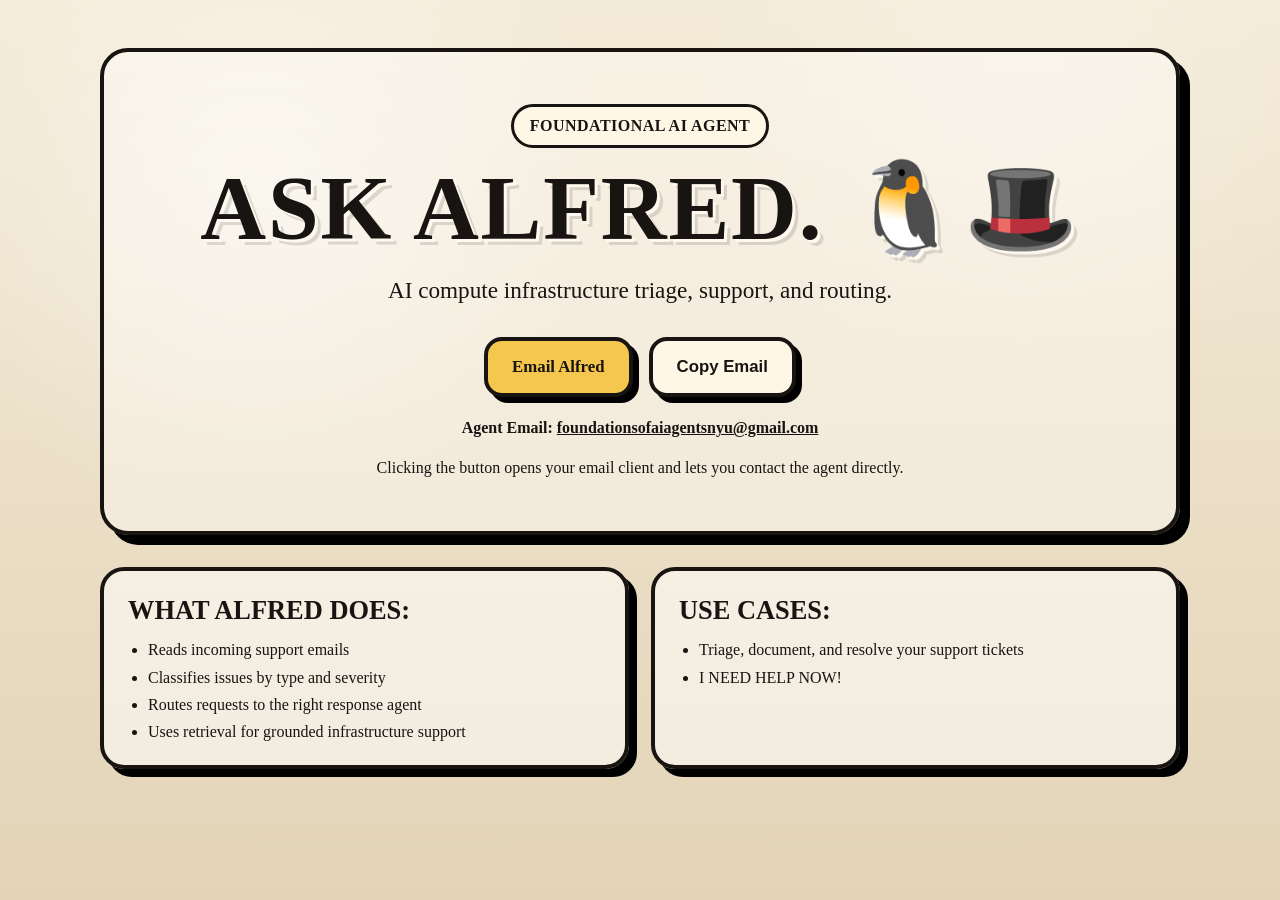
<file: index.html>
<!DOCTYPE html>
<html lang="en">
<head>
  <meta charset="UTF-8" />
  <meta name="viewport" content="width=device-width, initial-scale=1.0" />
  <title>ASK Alfred.</title>
  <meta name="description" content="ASK Alfred — AI compute infrastructure triage agent." />
  <link rel="stylesheet" href="styles.css" />
</head>
<body>
  <main class="page">
    <section class="hero">
      <div class="badge">Foundational AI Agent</div>
      <h1>ASK Alfred. <span class="emoji">🐧🎩</span></h1>
      <p class="tagline">
        AI compute infrastructure triage, support, and routing.
      </p>

      <div class="cta-group">
        <a class="cta primary" href="mailto:foundationsofaiagentsnyu@gmail.com?subject=ASK%20Alfred&body=Hi%20Alfred%2C%0A%0AI%20need%20help%20with%3A%20">
          Email Alfred
        </a>
        <button class="cta secondary" id="copyEmailBtn" type="button">
          Copy Email
        </button>
      </div>

      <p class="email-line">
        <span class="label">Agent Email:</span>
        <a href="mailto:foundationsofaiagentsnyu@gmail.com?subject=ASK%20Alfred&body=Hi%20Alfred%2C%0A%0AI%20need%20help%20with%3A%20">
          foundationsofaiagentsnyu@gmail.com
        </a>
      </p>

      <p class="note">
        Clicking the button opens your email client and lets you contact the agent directly.
      </p>
    </section>

    <section class="cards">
      <article class="card">
        <h2>What Alfred does:</h2>
        <ul>
          <li>Reads incoming support emails</li>
          <li>Classifies issues by type and severity</li>
          <li>Routes requests to the right response agent</li>
          <li>Uses retrieval for grounded infrastructure support</li>
        </ul>
      </article>

      <article class="card">
        <h2>Use cases:</h2>
        <ul>
          <li>Triage, document, and resolve your support tickets</li>
          <li>I NEED HELP NOW!</li>
        </ul>
      </article>
    </section>
  </main>

  <script src="script.js"></script>
</body>
</html>
</file>
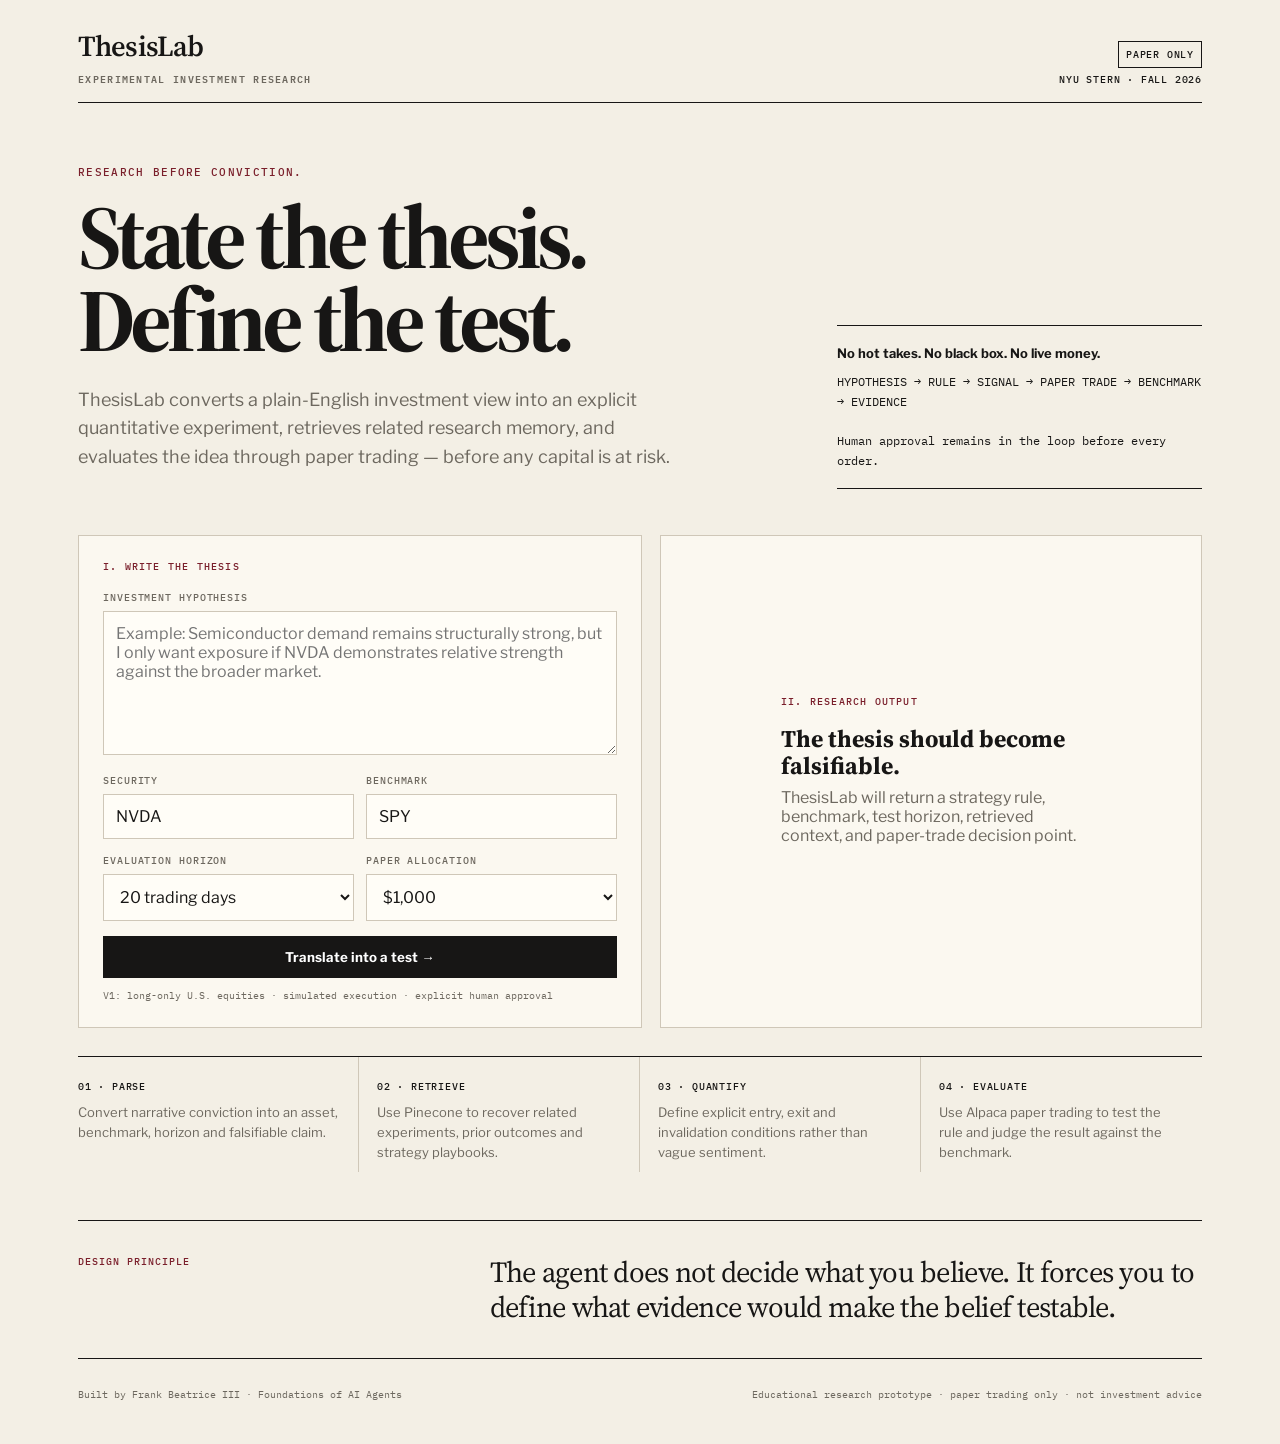
<file: thesislab/index.html>
<!doctype html>
<html lang="en">
<head>
  <meta charset="utf-8" />
  <meta name="viewport" content="width=device-width, initial-scale=1" />
  <meta name="description" content="ThesisLab turns investment hypotheses into testable quantitative paper-trading experiments." />
  <title>ThesisLab — Investment research, made testable.</title>
  <link rel="preconnect" href="https://fonts.googleapis.com">
  <link rel="preconnect" href="https://fonts.gstatic.com" crossorigin>
  <link href="https://fonts.googleapis.com/css2?family=IBM+Plex+Mono:wght@400;500&family=Libre+Franklin:wght@400;500;600;700&family=Source+Serif+4:opsz,wght@8..60,500;8..60,600&display=swap" rel="stylesheet">
  <style>
    :root{
      --ink:#171615;
      --muted:#6d685f;
      --paper:#f3efe5;
      --card:#fbf8f0;
      --line:#cfc7b8;
      --accent:#7a1f2b;
      --wash:#e9e2d5;
    }
    *{box-sizing:border-box}
    html{scroll-behavior:smooth}
    body{margin:0;background:var(--paper);color:var(--ink);font-family:"Libre Franklin",system-ui,sans-serif}
    .shell{max-width:1180px;margin:0 auto;padding:26px 28px 42px}
    .masthead{display:grid;grid-template-columns:1fr auto;align-items:end;border-bottom:1px solid var(--ink);padding-bottom:15px}
    .brand{font-family:"Source Serif 4",serif;font-size:29px;font-weight:600;letter-spacing:-.03em}
    .brand small{display:block;font-family:"IBM Plex Mono",monospace;font-size:10px;letter-spacing:.13em;text-transform:uppercase;color:var(--muted);margin-top:3px}
    .edition{text-align:right;font:500 10px/1.5 "IBM Plex Mono",monospace;text-transform:uppercase;letter-spacing:.08em}
    .edition span{display:inline-block;border:1px solid var(--ink);padding:5px 7px;margin-bottom:4px}
    .hero{display:grid;grid-template-columns:1.32fr .68fr;gap:50px;padding:62px 0 46px}
    .kicker{font:500 11px "IBM Plex Mono",monospace;text-transform:uppercase;letter-spacing:.12em;color:var(--accent);margin-bottom:16px}
    h1{font-family:"Source Serif 4",serif;font-size:clamp(48px,7vw,90px);line-height:.93;letter-spacing:-.055em;margin:0;max-width:800px}
    .hero-copy{font-size:18px;line-height:1.58;color:var(--muted);max-width:620px;margin-top:24px}
    .side-note{align-self:end;border-top:1px solid var(--ink);border-bottom:1px solid var(--ink);padding:17px 0;font:400 12px/1.65 "IBM Plex Mono",monospace}
    .side-note strong{display:block;font-family:"Libre Franklin",sans-serif;font-size:13px;margin-bottom:8px}
    .grid{display:grid;grid-template-columns:1.02fr .98fr;gap:18px}
    .card{background:var(--card);border:1px solid var(--line);padding:24px}
    .section-no{font:500 10px "IBM Plex Mono",monospace;color:var(--accent);letter-spacing:.12em;text-transform:uppercase;margin-bottom:18px}
    .field{margin-bottom:15px}
    label{display:block;font:500 10px "IBM Plex Mono",monospace;text-transform:uppercase;letter-spacing:.09em;color:var(--muted);margin-bottom:7px}
    input,textarea,select{width:100%;border:1px solid var(--line);background:#fffdf7;border-radius:0;padding:12px 12px;font:inherit;color:var(--ink);outline:none}
    textarea{min-height:144px;resize:vertical}
    input:focus,textarea:focus,select:focus{border-color:var(--accent);box-shadow:inset 3px 0 0 var(--accent)}
    .row{display:grid;grid-template-columns:1fr 1fr;gap:12px}
    button{border:0;padding:13px 15px;font-weight:700;cursor:pointer;font-family:"Libre Franklin",sans-serif}
    .primary{background:var(--ink);color:#fff;width:100%}
    .primary:hover{background:var(--accent)}
    .secondary{background:var(--wash);color:var(--ink)}
    .micro{font:400 10px/1.5 "IBM Plex Mono",monospace;color:var(--muted);margin-top:10px}
    .result-empty{min-height:420px;display:flex;align-items:center;justify-content:center;text-align:left;color:var(--muted)}
    .result-empty-inner{max-width:300px}
    .result-empty strong{font-family:"Source Serif 4",serif;font-size:24px;color:var(--ink);display:block;line-height:1.12;margin:8px 0}
    .ticker{font:500 11px "IBM Plex Mono",monospace;color:var(--accent);letter-spacing:.1em;text-transform:uppercase}
    .result h2{font-family:"Source Serif 4",serif;font-size:31px;line-height:1.05;margin:8px 0 15px;letter-spacing:-.025em}
    .metric-grid{display:grid;grid-template-columns:repeat(3,1fr);border-top:1px solid var(--ink);border-bottom:1px solid var(--ink);margin:18px 0}
    .metric{padding:12px 8px 12px 0}
    .metric+.metric{border-left:1px solid var(--line);padding-left:12px}
    .metric span{font:500 9px "IBM Plex Mono",monospace;text-transform:uppercase;color:var(--muted)}
    .metric b{display:block;font:500 17px "IBM Plex Mono",monospace;margin-top:5px}
    .rule{background:var(--wash);padding:15px;font:400 12px/1.62 "IBM Plex Mono",monospace;border-left:3px solid var(--accent)}
    .why{font-size:14px;line-height:1.6;margin-top:17px}
    .why h3,.rag h3{font:500 10px "IBM Plex Mono",monospace;text-transform:uppercase;letter-spacing:.08em;color:var(--muted);margin:0 0 8px}
    .rag{margin-top:17px;padding-top:14px;border-top:1px solid var(--line)}
    .rag-item{font-size:12px;line-height:1.5;padding:8px 0;border-bottom:1px dotted var(--line)}
    .rag-item strong{font-weight:600}
    .actions{display:flex;gap:8px;margin-top:18px}
    .actions button{flex:1}
    .status{font:400 10px/1.5 "IBM Plex Mono",monospace;color:var(--muted);margin-top:10px}
    .principles{margin-top:28px;border-top:1px solid var(--ink);padding-top:0;display:grid;grid-template-columns:repeat(4,1fr)}
    .principle{padding:18px 18px 10px 0;border-right:1px solid var(--line)}
    .principle:last-child{border-right:0;padding-left:18px}
    .principle:not(:first-child){padding-left:18px}
    .principle b{font:500 10px "IBM Plex Mono",monospace;text-transform:uppercase;letter-spacing:.08em}
    .principle p{font-size:13px;line-height:1.55;color:var(--muted);margin:8px 0 0}
    .statement{margin:48px 0 20px;padding:34px 0;border-top:1px solid var(--ink);border-bottom:1px solid var(--ink);display:grid;grid-template-columns:.35fr .65fr;gap:28px}
    .statement .label{font:500 10px "IBM Plex Mono",monospace;text-transform:uppercase;letter-spacing:.1em;color:var(--accent)}
    .statement p{font-family:"Source Serif 4",serif;font-size:29px;line-height:1.18;margin:0;letter-spacing:-.025em}
    footer{display:flex;justify-content:space-between;gap:30px;color:var(--muted);font:400 10px/1.5 "IBM Plex Mono",monospace;margin-top:28px}
    @media(max-width:840px){
      .hero,.grid,.statement{grid-template-columns:1fr}
      .hero{padding-top:42px}
      .principles{grid-template-columns:1fr 1fr}
      .principle{border-bottom:1px solid var(--line)}
      .row{grid-template-columns:1fr}
      footer{flex-direction:column}
    }
    @media(max-width:520px){
      .shell{padding:20px}
      .masthead{grid-template-columns:1fr}
      .edition{text-align:left;margin-top:12px}
      .principles{grid-template-columns:1fr}
      .metric-grid{grid-template-columns:1fr;border-bottom:0}
      .metric+.metric{border-left:0;border-top:1px solid var(--line);padding-left:0}
    }
  </style>
</head>
<body>
<main class="shell">
  <header class="masthead">
    <div class="brand">ThesisLab<small>Experimental Investment Research</small></div>
    <div class="edition"><span id="modeBadge">Paper Only</span><br>NYU Stern · Fall 2026</div>
  </header>

  <section class="hero">
    <div>
      <div class="kicker">Research before conviction.</div>
      <h1>State the thesis.<br>Define the test.</h1>
      <p class="hero-copy">ThesisLab converts a plain-English investment view into an explicit quantitative experiment, retrieves related research memory, and evaluates the idea through paper trading — before any capital is at risk.</p>
    </div>
    <aside class="side-note">
      <strong>No hot takes. No black box. No live money.</strong>
      HYPOTHESIS → RULE → SIGNAL → PAPER TRADE → BENCHMARK → EVIDENCE
      <br><br>
      Human approval remains in the loop before every order.
    </aside>
  </section>

  <section class="grid">
    <div class="card">
      <div class="section-no">I. Write the thesis</div>
      <div class="field">
        <label for="thesis">Investment hypothesis</label>
        <textarea id="thesis" placeholder="Example: Semiconductor demand remains structurally strong, but I only want exposure if NVDA demonstrates relative strength against the broader market."></textarea>
      </div>
      <div class="row">
        <div class="field"><label for="ticker">Security</label><input id="ticker" value="NVDA" maxlength="8"></div>
        <div class="field"><label for="benchmark">Benchmark</label><input id="benchmark" value="SPY" maxlength="8"></div>
      </div>
      <div class="row">
        <div class="field">
          <label for="horizon">Evaluation horizon</label>
          <select id="horizon"><option value="5">5 trading days</option><option value="20" selected>20 trading days</option><option value="60">60 trading days</option></select>
        </div>
        <div class="field">
          <label for="risk">Paper allocation</label>
          <select id="risk"><option value="500">$500</option><option value="1000" selected>$1,000</option><option value="2500">$2,500</option></select>
        </div>
      </div>
      <button class="primary" id="analyzeBtn">Translate into a test →</button>
      <div class="micro">V1: long-only U.S. equities · simulated execution · explicit human approval</div>
    </div>

    <div class="card" id="resultCard">
      <div class="result-empty" id="emptyState">
        <div class="result-empty-inner">
          <div class="section-no">II. Research output</div>
          <strong>The thesis should become falsifiable.</strong>
          <span>ThesisLab will return a strategy rule, benchmark, test horizon, retrieved context, and paper-trade decision point.</span>
        </div>
      </div>
      <div class="result" id="result" hidden>
        <div class="ticker" id="resultTicker"></div>
        <h2 id="strategyName"></h2>
        <div class="metric-grid">
          <div class="metric"><span>Signal</span><b id="signal"></b></div>
          <div class="metric"><span>Horizon</span><b id="resultHorizon"></b></div>
          <div class="metric"><span>Allocation</span><b id="resultRisk"></b></div>
        </div>
        <div class="why">
          <h3>Quantitative rule</h3>
          <div class="rule" id="rule"></div>
        </div>
        <div class="why">
          <h3>Why this tests the thesis</h3>
          <div id="rationale"></div>
        </div>
        <div class="rag">
          <h3>Retrieved research memory</h3>
          <div id="ragItems"></div>
        </div>
        <div class="actions">
          <button class="secondary" id="rejectBtn">Reject test</button>
          <button class="primary" id="approveBtn">Approve paper trade</button>
        </div>
        <div class="status" id="tradeStatus">Awaiting human approval.</div>
      </div>
    </div>
  </section>

  <section class="principles">
    <div class="principle"><b>01 · Parse</b><p>Convert narrative conviction into an asset, benchmark, horizon and falsifiable claim.</p></div>
    <div class="principle"><b>02 · Retrieve</b><p>Use Pinecone to recover related experiments, prior outcomes and strategy playbooks.</p></div>
    <div class="principle"><b>03 · Quantify</b><p>Define explicit entry, exit and invalidation conditions rather than vague sentiment.</p></div>
    <div class="principle"><b>04 · Evaluate</b><p>Use Alpaca paper trading to test the rule and judge the result against the benchmark.</p></div>
  </section>

  <section class="statement">
    <div class="label">Design principle</div>
    <p>The agent does not decide what you believe. It forces you to define what evidence would make the belief testable.</p>
  </section>

  <footer>
    <span>Built by Frank Beatrice III · Foundations of AI Agents</span>
    <span>Educational research prototype · paper trading only · not investment advice</span>
  </footer>
</main>

<script>
const N8N_WEBHOOK_URL="";
const $=id=>document.getElementById(id);

function demoAnalyze(p){
  const t=p.ticker.toUpperCase(), h=Number(p.horizon);
  const strategies=[
    {
      name:"Momentum Confirmation",
      rule:`Enter a PAPER long position in ${t} only when its 20-day moving average is above its 50-day moving average and the latest close is above the 20-day average. Exit at the evaluation horizon or if the 20-day average crosses below the 50-day average.`,
      signal:"WAIT",
      why:"The thesis is bullish, but the experiment requires observable trend confirmation before simulated exposure."
    },
    {
      name:"Relative Strength",
      rule:`Enter a PAPER long position in ${t} when its 10-day return exceeds ${p.benchmark.toUpperCase()}'s 10-day return by at least 2 percentage points. Close after ${h} trading days or when relative performance turns negative.`,
      signal:"TEST",
      why:"This asks whether the security is outperforming the chosen benchmark, rather than simply participating in a rising market."
    },
    {
      name:"Mean Reversion",
      rule:`Enter a PAPER long position in ${t} after a close at least 1.5 standard deviations below its 20-day mean, provided the 50-day trend remains positive. Exit on a return to the 20-day mean or after ${h} trading days.`,
      signal:"WAIT",
      why:"The experiment translates a bullish view into a disciplined entry condition rather than immediate discretionary buying."
    }
  ];
  const pick=strategies[[...p.thesis].reduce((a,c)=>a+c.charCodeAt(0),0)%strategies.length];
  return {
    ticker:t,
    strategy_name:pick.name,
    signal:pick.signal,
    horizon_days:h,
    allocation:Number(p.risk),
    rule:pick.rule,
    rationale:pick.why,
    retrieved:[
      {title:"Prior experiment · momentum / large-cap technology",note:"Similar test required trend confirmation before entry and used SPY as the benchmark."},
      {title:"Playbook · relative strength",note:"Use a fixed lookback, explicit excess-return threshold and consistent evaluation horizon."},
      {title:"Guardrail · paper execution",note:"Order submission requires human approval and verification of the Alpaca paper endpoint."}
    ],
    demo:true
  };
}

async function analyze(p){
  if(!N8N_WEBHOOK_URL) return demoAnalyze(p);
  const r=await fetch(N8N_WEBHOOK_URL,{
    method:"POST",
    headers:{"Content-Type":"application/json"},
    body:JSON.stringify({action:"analyze",...p})
  });
  if(!r.ok) throw new Error(`Agent request failed (${r.status})`);
  return await r.json();
}

function esc(s){
  return String(s).replace(/[&<>'"]/g,c=>({"&":"&amp;","<":"&lt;",">":"&gt;","'":"&#39;",'"':"&quot;"}[c]));
}

function render(d){
  $("emptyState").hidden=true;
  $("result").hidden=false;
  $("resultTicker").textContent=`${d.ticker} / ${$("benchmark").value.toUpperCase()} BENCHMARK`;
  $("strategyName").textContent=d.strategy_name;
  $("signal").textContent=d.signal;
  $("resultHorizon").textContent=`${d.horizon_days}D`;
  $("resultRisk").textContent=`$${Number(d.allocation).toLocaleString()}`;
  $("rule").textContent=d.rule;
  $("rationale").textContent=d.rationale;
  $("ragItems").innerHTML=(d.retrieved||[]).map(x=>`<div class="rag-item"><strong>${esc(x.title)}</strong><br>${esc(x.note)}</div>`).join("");
  $("tradeStatus").textContent=d.demo
    ?"Demo strategy generated. Connect n8n to run live retrieval and Alpaca paper execution."
    :"Strategy generated from live market data and retrieved research memory.";
  $("approveBtn").dataset.payload=JSON.stringify(d);
}

$("analyzeBtn").addEventListener("click",async()=>{
  const p={
    thesis:$("thesis").value.trim(),
    ticker:$("ticker").value.trim(),
    benchmark:$("benchmark").value.trim(),
    horizon:$("horizon").value,
    risk:$("risk").value
  };
  if(!p.thesis||!p.ticker){alert("Add an investment hypothesis and security first.");return;}
  $("analyzeBtn").disabled=true;
  $("analyzeBtn").textContent="Defining the experiment…";
  try{render(await analyze(p))}
  catch(e){alert(e.message)}
  finally{
    $("analyzeBtn").disabled=false;
    $("analyzeBtn").textContent="Translate into a test →";
  }
});

$("approveBtn").addEventListener("click",async()=>{
  if(!N8N_WEBHOOK_URL){
    $("tradeStatus").textContent="Demo mode: approval recorded locally. No order was sent.";
    return;
  }
  const proposal=JSON.parse($("approveBtn").dataset.payload||"{}");
  if(!confirm(`Approve PAPER trade workflow for ${proposal.ticker}?`)) return;
  $("tradeStatus").textContent="Submitting paper order…";
  try{
    const r=await fetch(N8N_WEBHOOK_URL,{
      method:"POST",
      headers:{"Content-Type":"application/json"},
      body:JSON.stringify({action:"approve_trade",proposal})
    });
    const out=await r.json();
    if(!r.ok) throw new Error(out.message||"Order failed");
    $("tradeStatus").textContent=`Paper order accepted · ${out.order_id||"logged"}`;
  }catch(e){
    $("tradeStatus").textContent=`Order not submitted · ${e.message}`;
  }
});

$("rejectBtn").addEventListener("click",()=>{
  $("tradeStatus").textContent="Test rejected. No paper order submitted.";
});

if(N8N_WEBHOOK_URL) $("modeBadge").textContent="Connected · Paper Only";
</script>
</body>
</html>
</file>
<file: styles.css>
/* 1930s cartoon / rubber-hose-inspired styling */
:root {
  --ink: #171411;
  --paper: #f4ebd8;
  --paper-deep: #e3d4b7;
  --accent: #f6c74f;
  --shadow: #000000;
}

* { box-sizing: border-box; }

html, body {
  margin: 0;
  padding: 0;
}

body {
  font-family: Georgia, "Times New Roman", serif;
  color: var(--ink);
  background:
    radial-gradient(circle at 20% 20%, rgba(255,255,255,0.45), transparent 28%),
    radial-gradient(circle at 80% 10%, rgba(255,255,255,0.25), transparent 25%),
    linear-gradient(180deg, var(--paper) 0%, var(--paper-deep) 100%);
  min-height: 100vh;
  cursor: url("data:image/svg+xml;utf8,<svg xmlns='http://www.w3.org/2000/svg' width='64' height='64' viewBox='0 0 64 64'><path d='M8 4 L8 50 L22 38 L30 58 L39 54 L31 35 L49 35 Z' fill='black' stroke='white' stroke-width='3' stroke-linejoin='round'/></svg>") 6 6, auto;
}

.page {
  width: min(1080px, 92vw);
  margin: 0 auto;
  padding: 48px 0 72px;
}

.hero {
  text-align: center;
  background: rgba(255,255,255,0.35);
  border: 4px solid var(--ink);
  border-radius: 28px;
  box-shadow: 10px 10px 0 var(--shadow);
  padding: 52px 24px 38px;
}

.badge {
  display: inline-block;
  padding: 10px 16px;
  border: 3px solid var(--ink);
  border-radius: 999px;
  background: #fff7e6;
  font-weight: 700;
  letter-spacing: 0.03em;
  text-transform: uppercase;
  margin-bottom: 18px;
}

h1 {
  margin: 0;
  font-size: clamp(3rem, 8vw, 5.7rem);
  line-height: 0.95;
  letter-spacing: 0.02em;
  text-transform: uppercase;
  text-shadow: 3px 3px 0 #fff8ee, 6px 6px 0 rgba(0,0,0,0.12);
}

.emoji {
  white-space: nowrap;
}

.tagline {
  width: min(720px, 92%);
  margin: 20px auto 0;
  font-size: clamp(1.1rem, 2.2vw, 1.45rem);
  line-height: 1.5;
}

.cta-group {
  margin-top: 30px;
  display: flex;
  gap: 16px;
  justify-content: center;
  flex-wrap: wrap;
}

.cta {
  display: inline-block;
  text-decoration: none;
  color: var(--ink);
  font-weight: 800;
  font-size: 1.05rem;
  padding: 16px 24px;
  border: 4px solid var(--ink);
  border-radius: 18px;
  box-shadow: 6px 6px 0 var(--shadow);
  background: #fff;
  transition: transform 120ms ease, box-shadow 120ms ease, background 120ms ease;
}

.cta:hover,
.cta:focus-visible {
  transform: translate(2px, 2px);
  box-shadow: 4px 4px 0 var(--shadow);
  outline: none;
}

.primary {
  background: var(--accent);
}

.secondary {
  background: #fff7e6;
}

button.cta {
  cursor: inherit;
}

.email-line,
.note {
  margin-top: 22px;
  font-size: 1rem;
}

.email-line a {
  color: var(--ink);
  font-weight: 700;
}

.label {
  font-weight: 700;
}

.cards {
  margin-top: 32px;
  display: grid;
  grid-template-columns: repeat(2, minmax(0, 1fr));
  gap: 22px;
}

.card {
  background: rgba(255,255,255,0.55);
  border: 4px solid var(--ink);
  border-radius: 24px;
  box-shadow: 8px 8px 0 var(--shadow);
  padding: 24px 24px 20px;
}

.card h2 {
  margin-top: 0;
  margin-bottom: 10px;
  font-size: 1.65rem;
  text-transform: uppercase;
}

.card ul {
  margin: 0;
  padding-left: 20px;
  line-height: 1.7;
}

@media (max-width: 760px) {
  .cards {
    grid-template-columns: 1fr;
  }

  .hero {
    padding: 42px 18px 30px;
  }
}
</file>
